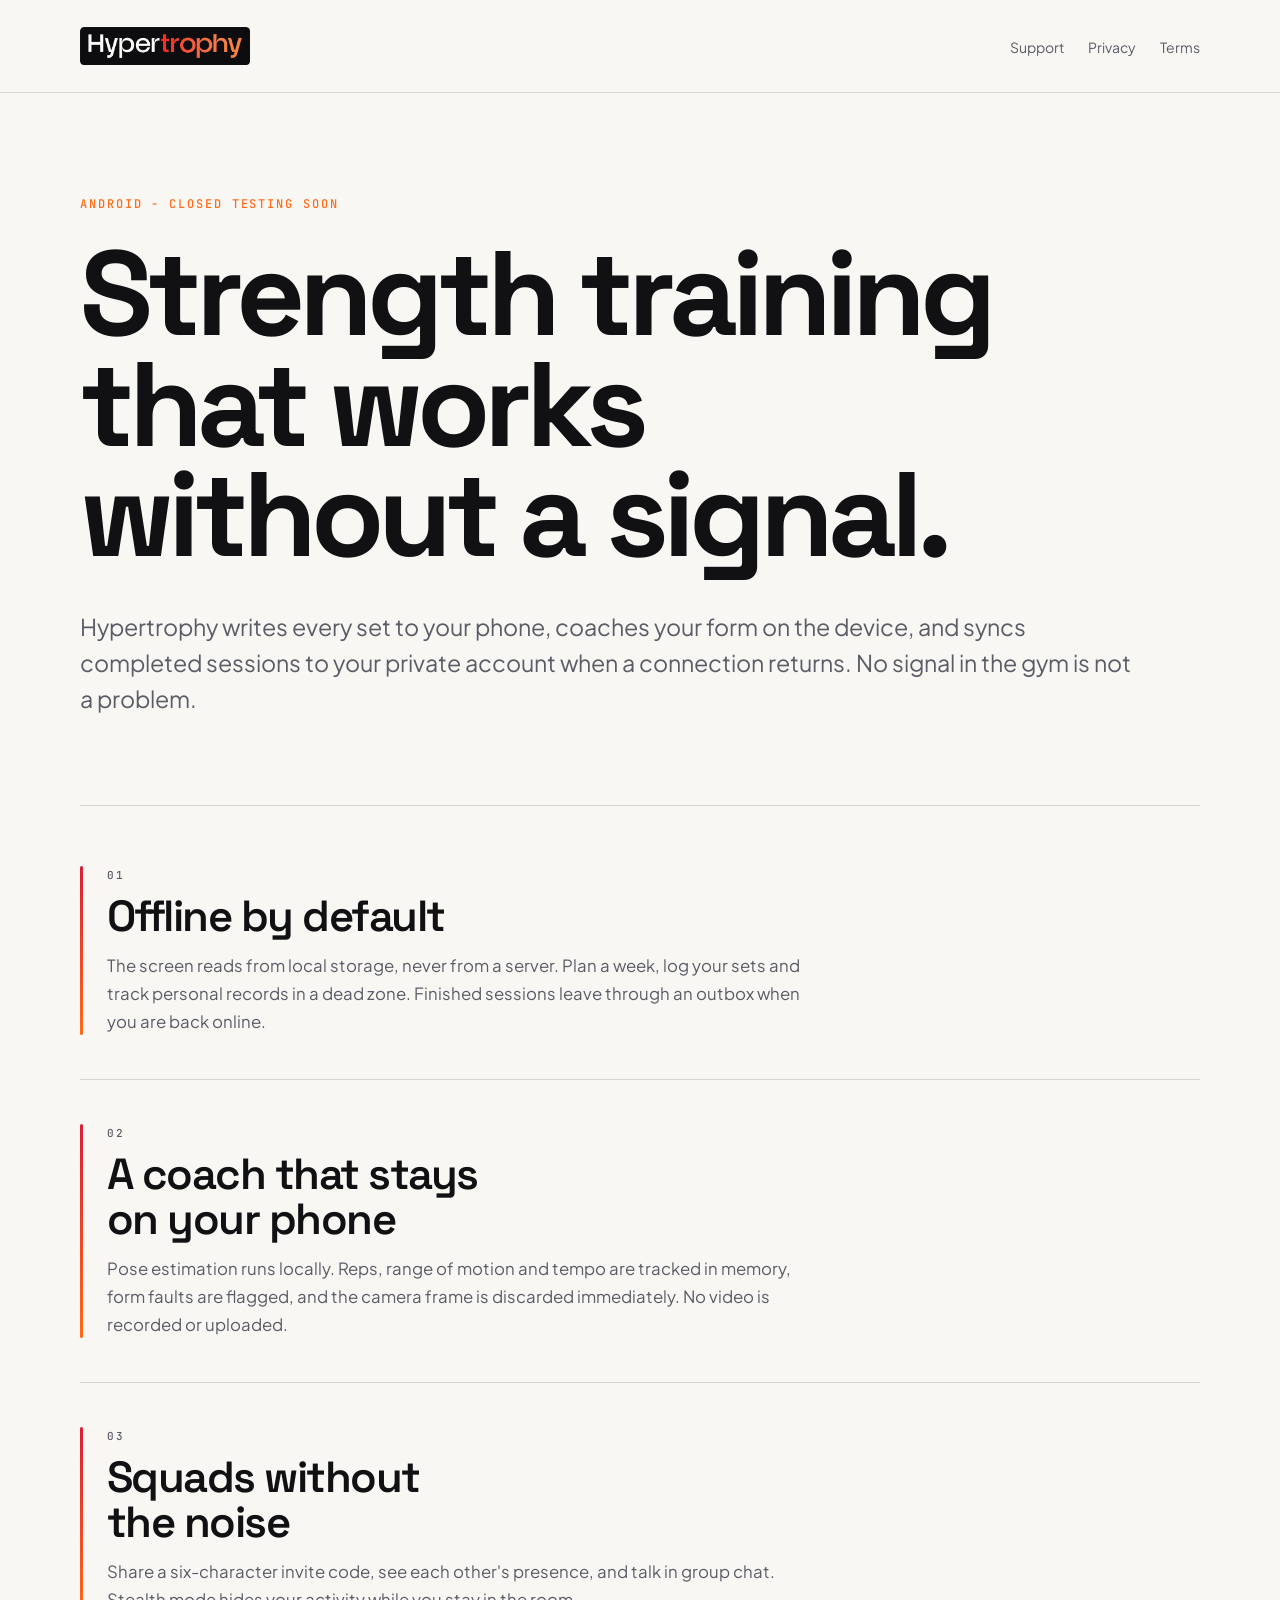
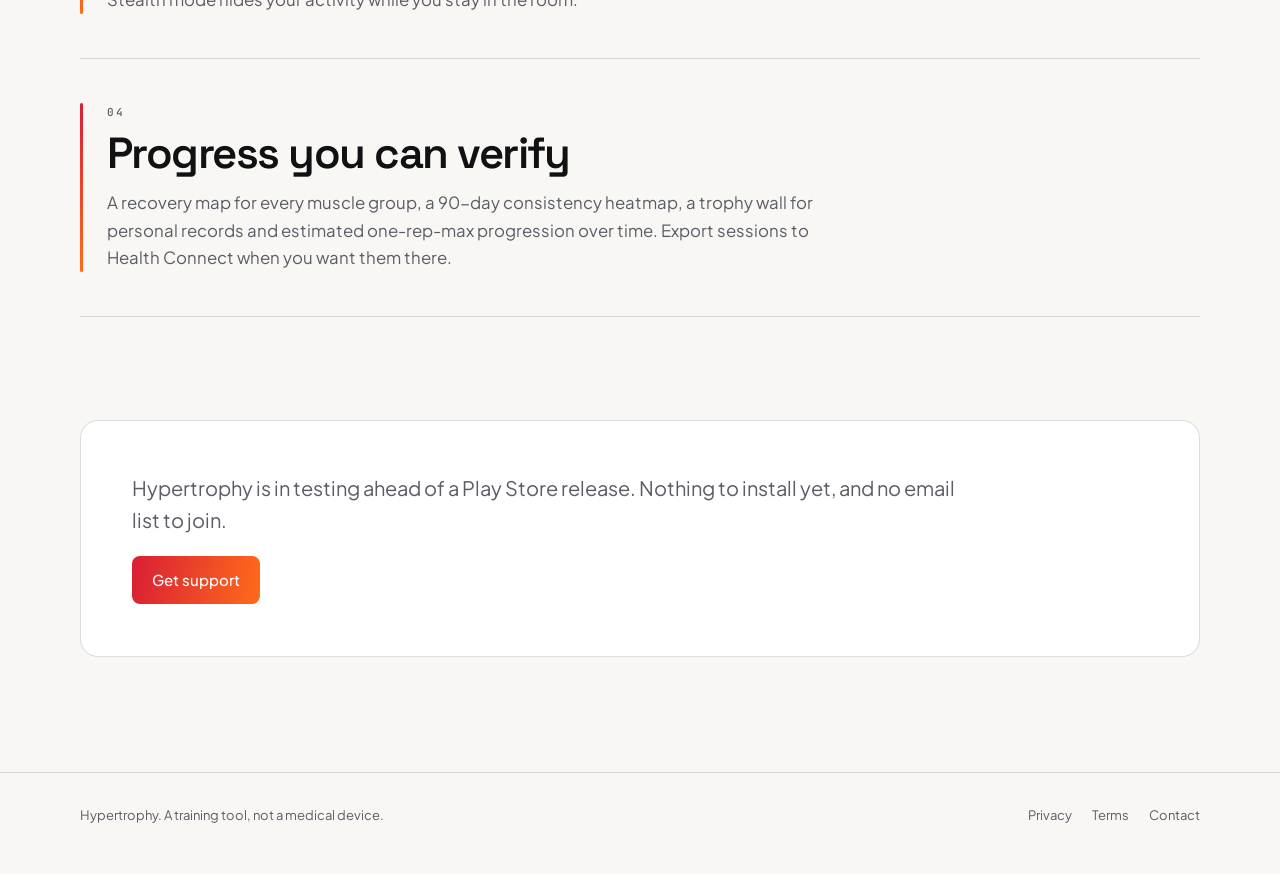
<file: public/index.html>
<!doctype html>
<html lang="en">
<head>
  <meta charset="utf-8">
  <meta name="viewport" content="width=device-width, initial-scale=1">
  <title>Hypertrophy - Strength training that works without a signal</title>
  <meta name="description" content="Offline-first strength training for Android. Log every set on your device, coach your form on-device, and sync completed sessions to your private account when a connection returns.">
  <meta name="theme-color" content="#0d0d0f" media="(prefers-color-scheme: dark)">
  <meta name="theme-color" content="#f8f7f4" media="(prefers-color-scheme: light)">
  <link rel="icon" href="assets/icon-512.png" type="image/png">
  <link rel="preload" href="assets/fonts/space_grotesk_bold.ttf" as="font" type="font/ttf" crossorigin>
  <link rel="stylesheet" href="assets/site.css">
</head>
<body class="landing">
  <header class="site-header">
    <div class="wrap">
      <a class="logo" href="/" aria-label="Hypertrophy home">
        <img src="assets/wordmark.png" alt="Hypertrophy" width="170" height="37">
      </a>
      <nav class="site-nav" aria-label="Main">
        <ul>
          <li><a href="/support/">Support</a></li>
          <li><a href="/privacy/">Privacy</a></li>
          <li><a href="/terms/">Terms</a></li>
        </ul>
      </nav>
    </div>
  </header>

  <main class="wrap">
    <section class="hero">
      <p class="eyebrow">Android - closed testing soon</p>
      <h1>Strength training that works without a signal.</h1>
      <p class="lede">Hypertrophy writes every set to your phone, coaches your form on the device, and syncs completed sessions to your private account when a connection returns. No signal in the gym is not a problem.</p>
    </section>

    <section class="features" aria-label="What it does">
      <article class="feature">
        <div>
          <p class="eyebrow">01</p>
          <h2>Offline by default</h2>
          <p>The screen reads from local storage, never from a server. Plan a week, log your sets and track personal records in a dead zone. Finished sessions leave through an outbox when you are back online.</p>
        </div>
      </article>

      <article class="feature">
        <div>
          <p class="eyebrow">02</p>
          <h2>A coach that stays on your phone</h2>
          <p>Pose estimation runs locally. Reps, range of motion and tempo are tracked in memory, form faults are flagged, and the camera frame is discarded immediately. No video is recorded or uploaded.</p>
        </div>
      </article>

      <article class="feature">
        <div>
          <p class="eyebrow">03</p>
          <h2>Squads without the noise</h2>
          <p>Share a six-character invite code, see each other's presence, and talk in group chat. Stealth mode hides your activity while you stay in the room.</p>
        </div>
      </article>

      <article class="feature">
        <div>
          <p class="eyebrow">04</p>
          <h2>Progress you can verify</h2>
          <p>A recovery map for every muscle group, a 90-day consistency heatmap, a trophy wall for personal records and estimated one-rep-max progression over time. Export sessions to Health Connect when you want them there.</p>
        </div>
      </article>
    </section>

    <section class="cta">
      <p>Hypertrophy is in testing ahead of a Play Store release. Nothing to install yet, and no email list to join.</p>
      <a class="button" href="/support/">Get support</a>
    </section>
  </main>

  <footer class="site-footer">
    <div class="wrap">
      <span>Hypertrophy. A training tool, not a medical device.</span>
      <ul>
        <li><a href="/privacy/">Privacy</a></li>
        <li><a href="/terms/">Terms</a></li>
        <li><a href="/support/">Contact</a></li>
      </ul>
    </div>
  </footer>
</body>
</html>
</file>
<file: public/assets/site.css>
@font-face {
  font-family: "Space Grotesk";
  src: url("fonts/space_grotesk_bold.ttf") format("truetype");
  font-weight: 700;
  font-style: normal;
  font-display: swap;
}

@font-face {
  font-family: "Space Grotesk";
  src: url("fonts/space_grotesk_semibold.ttf") format("truetype");
  font-weight: 600;
  font-style: normal;
  font-display: swap;
}

@font-face {
  font-family: "Plus Jakarta Sans";
  src: url("fonts/plus_jakarta_sans_regular.ttf") format("truetype");
  font-weight: 400;
  font-style: normal;
  font-display: swap;
}

@font-face {
  font-family: "Plus Jakarta Sans";
  src: url("fonts/plus_jakarta_sans_medium.ttf") format("truetype");
  font-weight: 500;
  font-style: normal;
  font-display: swap;
}

@font-face {
  font-family: "JetBrains Mono";
  src: url("fonts/jetbrains_mono_medium.ttf") format("truetype");
  font-weight: 500;
  font-style: normal;
  font-display: swap;
}

:root {
  color-scheme: dark;
  --canvas: #0d0d0f;
  --surface: #18181c;
  --elevated: #222228;
  --text: #f5f5f7;
  --muted: #9e9ea8;
  --crimson: #d91e36;
  --ember: #ff6b1a;
  --gold: #ffb800;
  --rule: rgba(245, 245, 247, 0.12);
  --soft: rgba(245, 245, 247, 0.04);
}

@media (prefers-color-scheme: light) {
  :root {
    color-scheme: light;
    --canvas: #f8f7f4;
    --surface: #ffffff;
    --elevated: #efece6;
    --text: #111114;
    --muted: #5c5c66;
    --rule: rgba(17, 17, 20, 0.14);
    --soft: rgba(17, 17, 20, 0.035);
  }
}

*,
*::before,
*::after {
  box-sizing: border-box;
}

html {
  -webkit-text-size-adjust: 100%;
}

body {
  margin: 0;
  background: var(--canvas);
  color: var(--text);
  font-family: "Plus Jakarta Sans", system-ui, sans-serif;
  font-size: 17px;
  line-height: 1.65;
  -webkit-font-smoothing: antialiased;
}

a {
  color: inherit;
  text-decoration-color: var(--ember);
  text-underline-offset: 4px;
}

a:hover {
  color: var(--ember);
}

:focus-visible {
  outline: 2px solid var(--ember);
  outline-offset: 4px;
  border-radius: 2px;
}

::selection {
  background: var(--crimson);
  color: #ffffff;
}

.wrap {
  width: min(100% - 48px, 760px);
  margin-inline: auto;
}

.landing .wrap {
  width: min(100% - 48px, 1120px);
}

.site-header {
  border-bottom: 1px solid var(--rule);
}

.site-header .wrap {
  display: flex;
  align-items: center;
  justify-content: space-between;
  gap: 24px;
  min-height: 92px;
}

.logo {
  display: inline-flex;
  align-items: center;
}

.logo img {
  display: block;
  width: 170px;
  height: auto;
}

.site-nav ul {
  display: flex;
  gap: 24px;
  margin: 0;
  padding: 0;
  list-style: none;
}

.site-nav a {
  color: var(--muted);
  font-size: 14px;
  text-decoration: none;
}

.site-nav a:hover,
.site-nav a[aria-current="page"] {
  color: var(--text);
}

main {
  padding-block: 88px 96px;
}

.landing main {
  padding-block: clamp(64px, 8vw, 112px) clamp(72px, 9vw, 120px);
}

.eyebrow {
  margin: 0 0 24px;
  color: var(--ember);
  font-family: "JetBrains Mono", monospace;
  font-size: 12px;
  font-weight: 500;
  letter-spacing: 0.16em;
  text-transform: uppercase;
}

h1,
h2,
h3 {
  font-family: "Space Grotesk", system-ui, sans-serif;
  color: var(--text);
  letter-spacing: -0.025em;
}

h1 {
  margin: 0 0 28px;
  font-size: clamp(2.4rem, 7vw, 3.9rem);
  font-weight: 700;
  line-height: 1.08;
  max-width: 16ch;
}

.hero h1 {
  margin-bottom: clamp(28px, 3vw, 40px);
  font-size: clamp(3.2rem, 9.5vw, 7.5rem);
  line-height: 0.92;
  letter-spacing: -0.05em;
  max-width: 17ch;
  text-wrap: balance;
}

h2 {
  margin: 0 0 12px;
  font-size: 1.4rem;
  font-weight: 600;
  line-height: 1.25;
}

h3 {
  margin: 40px 0 8px;
  font-size: 1.05rem;
  font-weight: 600;
}

.lede {
  margin: 0;
  max-width: 62ch;
  color: var(--muted);
  font-size: clamp(1.1rem, 2.2vw, 1.45rem);
  line-height: 1.55;
}

.hero {
  padding-bottom: clamp(56px, 7vw, 88px);
  border-bottom: 1px solid var(--rule);
}

.features {
  display: grid;
  gap: 0;
  padding-top: 16px;
}

.feature {
  display: grid;
  grid-template-columns: 3px 1fr;
  gap: 24px;
  padding-block: clamp(28px, 3.5vw, 44px);
  border-bottom: 1px solid var(--rule);
}

.feature::before {
  content: "";
  display: block;
  width: 3px;
  border-radius: 3px;
  background: linear-gradient(180deg, var(--crimson), var(--ember));
}

.feature h2 {
  margin-bottom: 14px;
  font-size: clamp(1.75rem, 3.4vw, 2.75rem);
  line-height: 1.02;
  letter-spacing: -0.035em;
  max-width: 18ch;
  text-wrap: balance;
}

.feature p {
  margin: 0;
  max-width: 60ch;
  color: var(--muted);
  font-size: 1.05rem;
  line-height: 1.65;
}

.feature .eyebrow {
  margin-bottom: 10px;
  color: var(--muted);
  font-size: 11px;
}

.cta {
  margin-top: clamp(64px, 8vw, 112px);
  padding: clamp(28px, 4vw, 56px);
  background: var(--surface);
  border: 1px solid var(--rule);
  border-radius: 18px;
}

.cta p {
  margin: 0 0 20px;
  max-width: 56ch;
  color: var(--muted);
  font-size: clamp(1.05rem, 1.6vw, 1.25rem);
  line-height: 1.6;
}

.button {
  display: inline-block;
  padding: 12px 20px;
  border-radius: 8px;
  background: linear-gradient(100deg, var(--crimson), var(--ember));
  color: #ffffff;
  font-weight: 500;
  font-size: 15px;
  text-decoration: none;
}

.button:hover {
  color: #ffffff;
  filter: brightness(1.1);
}

.prose {
  max-width: 66ch;
}

.prose h1 {
  font-size: clamp(2rem, 5vw, 2.8rem);
  max-width: 20ch;
}

.prose h2 {
  margin-top: 52px;
  padding-top: 4px;
}

.prose p,
.prose ul {
  color: var(--muted);
}

.prose li {
  margin-bottom: 8px;
}

.prose strong {
  color: var(--text);
  font-weight: 600;
}

.prose table {
  width: 100%;
  border-collapse: collapse;
  margin-block: 24px;
  font-size: 15px;
}

.prose th,
.prose td {
  padding: 12px 14px;
  border-bottom: 1px solid var(--rule);
  text-align: left;
  vertical-align: top;
}

.prose th {
  color: var(--text);
  font-weight: 600;
}

.prose td {
  color: var(--muted);
}

.notice {
  margin-bottom: 48px;
  padding: 16px 20px;
  background: var(--surface);
  border-left: 3px solid var(--gold);
  border-radius: 0 8px 8px 0;
  font-size: 14px;
  color: var(--muted);
}

.notice strong {
  color: var(--gold);
}

.site-footer {
  border-top: 1px solid var(--rule);
  padding-block: 32px 48px;
}

.site-footer .wrap {
  display: flex;
  flex-wrap: wrap;
  justify-content: space-between;
  gap: 12px;
  color: var(--muted);
  font-size: 13px;
}

.site-footer ul {
  display: flex;
  flex-wrap: wrap;
  gap: 20px;
  margin: 0;
  padding: 0;
  list-style: none;
}

.site-footer a {
  color: var(--muted);
  text-decoration: none;
}

.site-footer a:hover {
  color: var(--text);
}

@media (max-width: 640px) {
  .site-header .wrap {
    align-items: flex-start;
    flex-direction: column;
    gap: 16px;
    padding-block: 20px;
  }

  .site-nav ul {
    gap: 18px;
  }

  main {
    padding-block: 56px 64px;
  }

  .landing main {
    padding-block: 56px 64px;
  }

  .hero {
    padding-bottom: 48px;
  }

  .prose table {
    display: block;
    overflow-x: auto;
  }
}

@media (prefers-reduced-motion: reduce) {
  *,
  *::before,
  *::after {
    scroll-behavior: auto !important;
    transition-duration: 0.01ms !important;
  }
}
</file>
